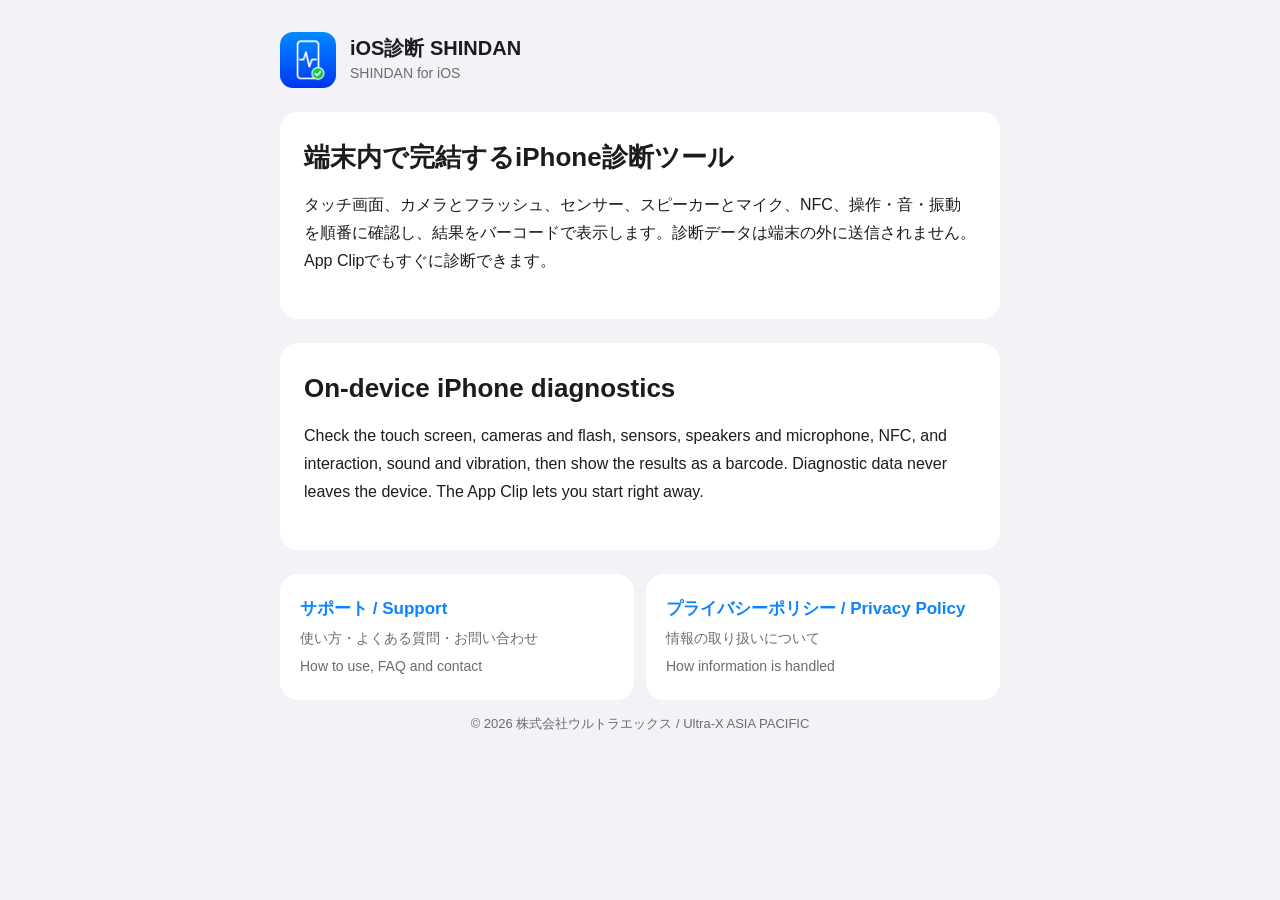
<file: index.html>
<!doctype html>
<html lang="ja">
<head>
  <meta charset="utf-8">
  <meta name="viewport" content="width=device-width, initial-scale=1">
  <title>iOS診断 SHINDAN</title>
  <meta name="description" content="iOS診断 SHINDAN — 端末内で完結するiPhone診断ツール / On-device iPhone diagnostics.">
  <link rel="icon" href="icon.png">
  <link rel="apple-touch-icon" href="icon.png">
  <link rel="stylesheet" href="style.css">
</head>
<body>
  <div class="wrap">
    <header class="site">
      <img src="icon.png" alt="">
      <div>
        <div class="name">iOS診断 SHINDAN</div>
        <div class="sub">SHINDAN for iOS</div>
      </div>
    </header>

    <section class="doc" lang="ja">
      <h1>端末内で完結するiPhone診断ツール</h1>
      <p>タッチ画面、カメラとフラッシュ、センサー、スピーカーとマイク、NFC、操作・音・振動を順番に確認し、結果をバーコードで表示します。診断データは端末の外に送信されません。App Clipでもすぐに診断できます。</p>
    </section>

    <section class="doc" lang="en">
      <h1>On-device iPhone diagnostics</h1>
      <p>Check the touch screen, cameras and flash, sensors, speakers and microphone, NFC, and interaction, sound and vibration, then show the results as a barcode. Diagnostic data never leaves the device. The App Clip lets you start right away.</p>
    </section>

    <div class="cards">
      <a href="support/">
        <strong>サポート / Support</strong>
        <span>使い方・よくある質問・お問い合わせ<br>How to use, FAQ and contact</span>
      </a>
      <a href="privacy/">
        <strong>プライバシーポリシー / Privacy Policy</strong>
        <span>情報の取り扱いについて<br>How information is handled</span>
      </a>
    </div>

    <footer class="site">
      <p>© 2026 株式会社ウルトラエックス / Ultra-X ASIA PACIFIC</p>
    </footer>
  </div>
</body>
</html>
</file>
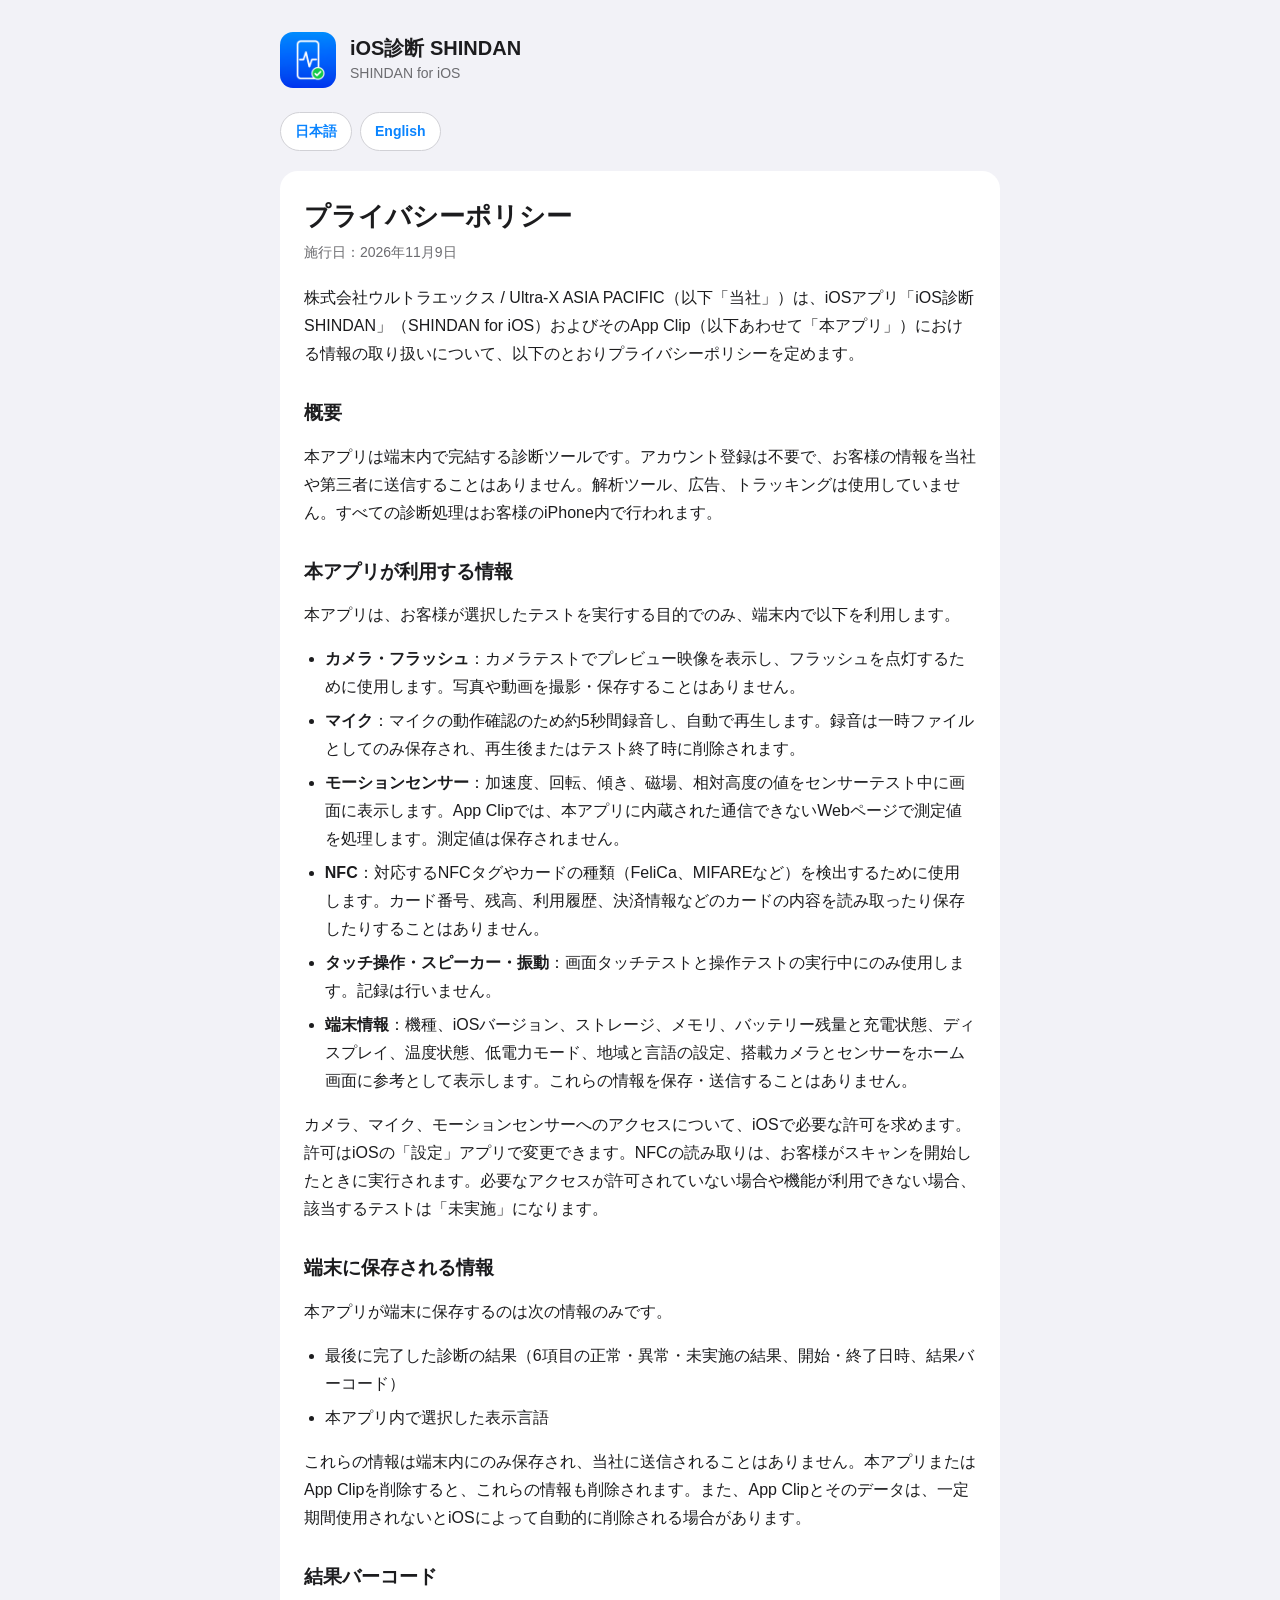
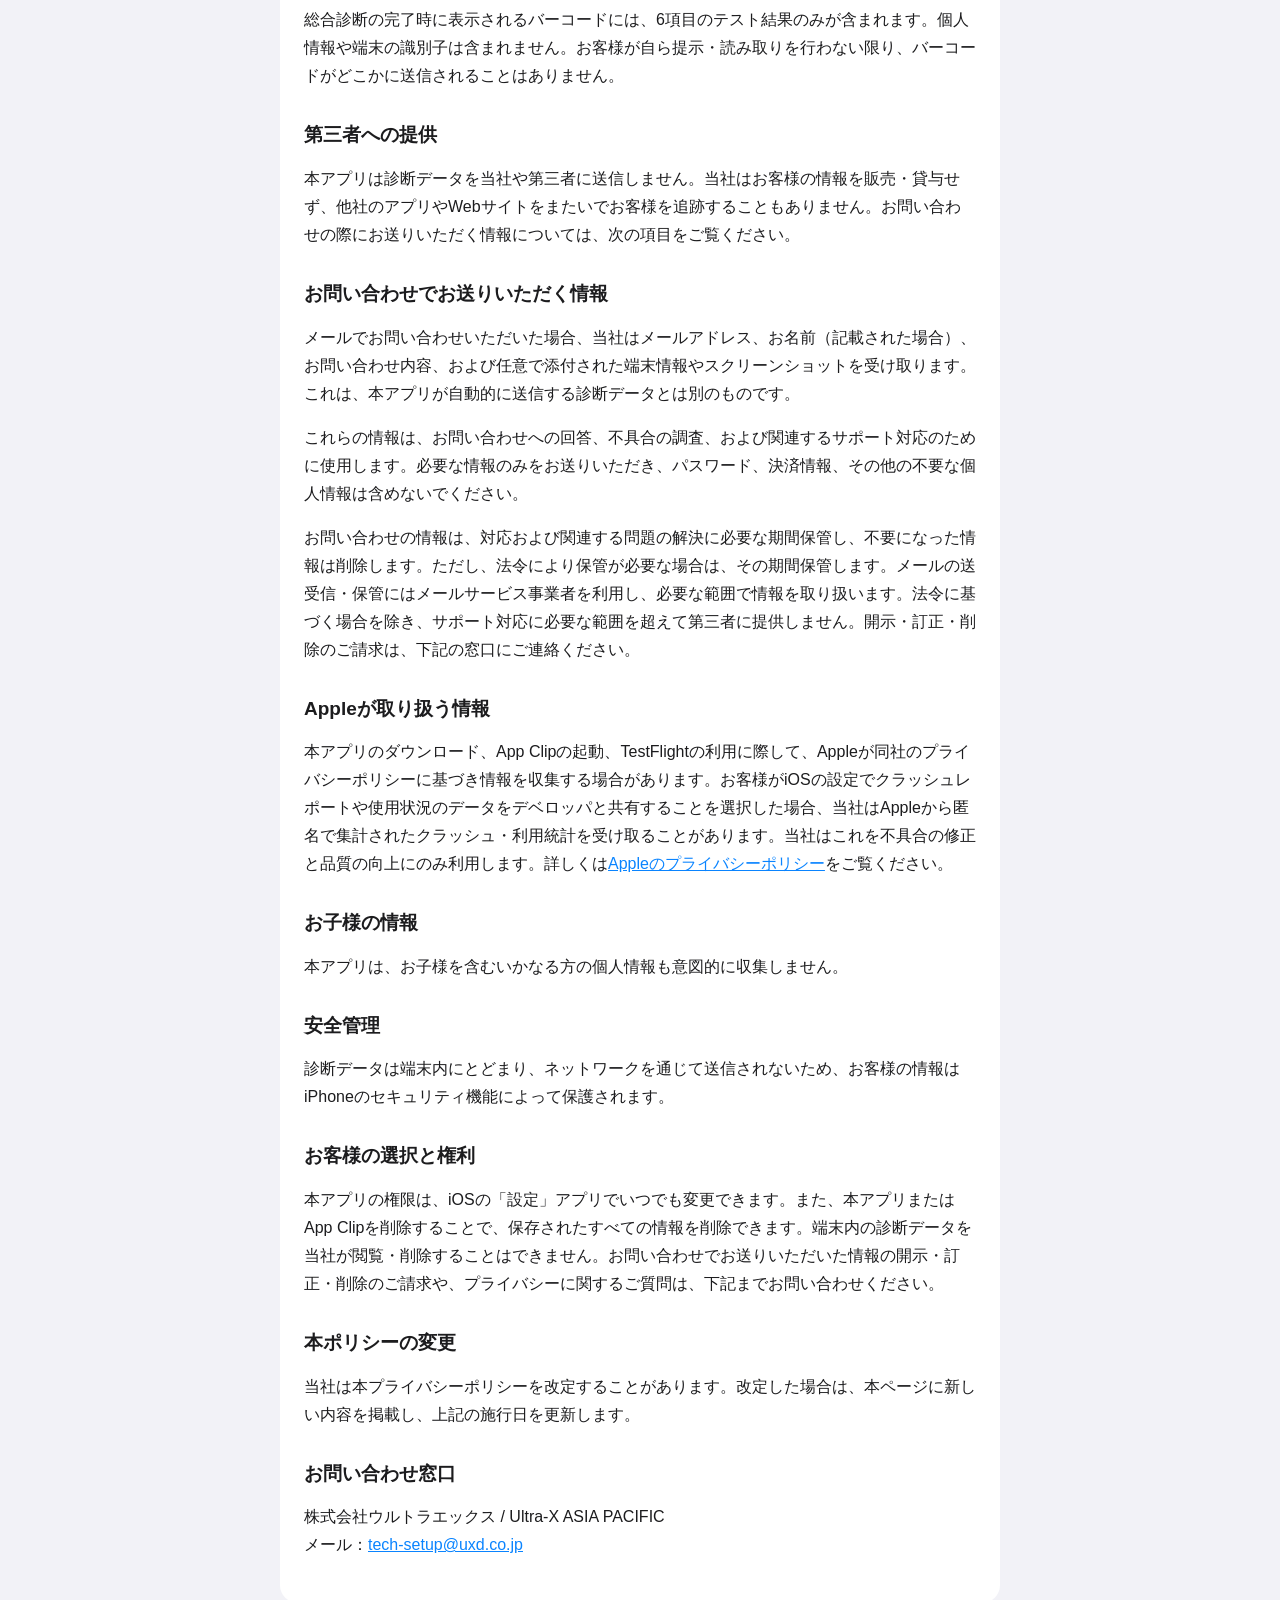
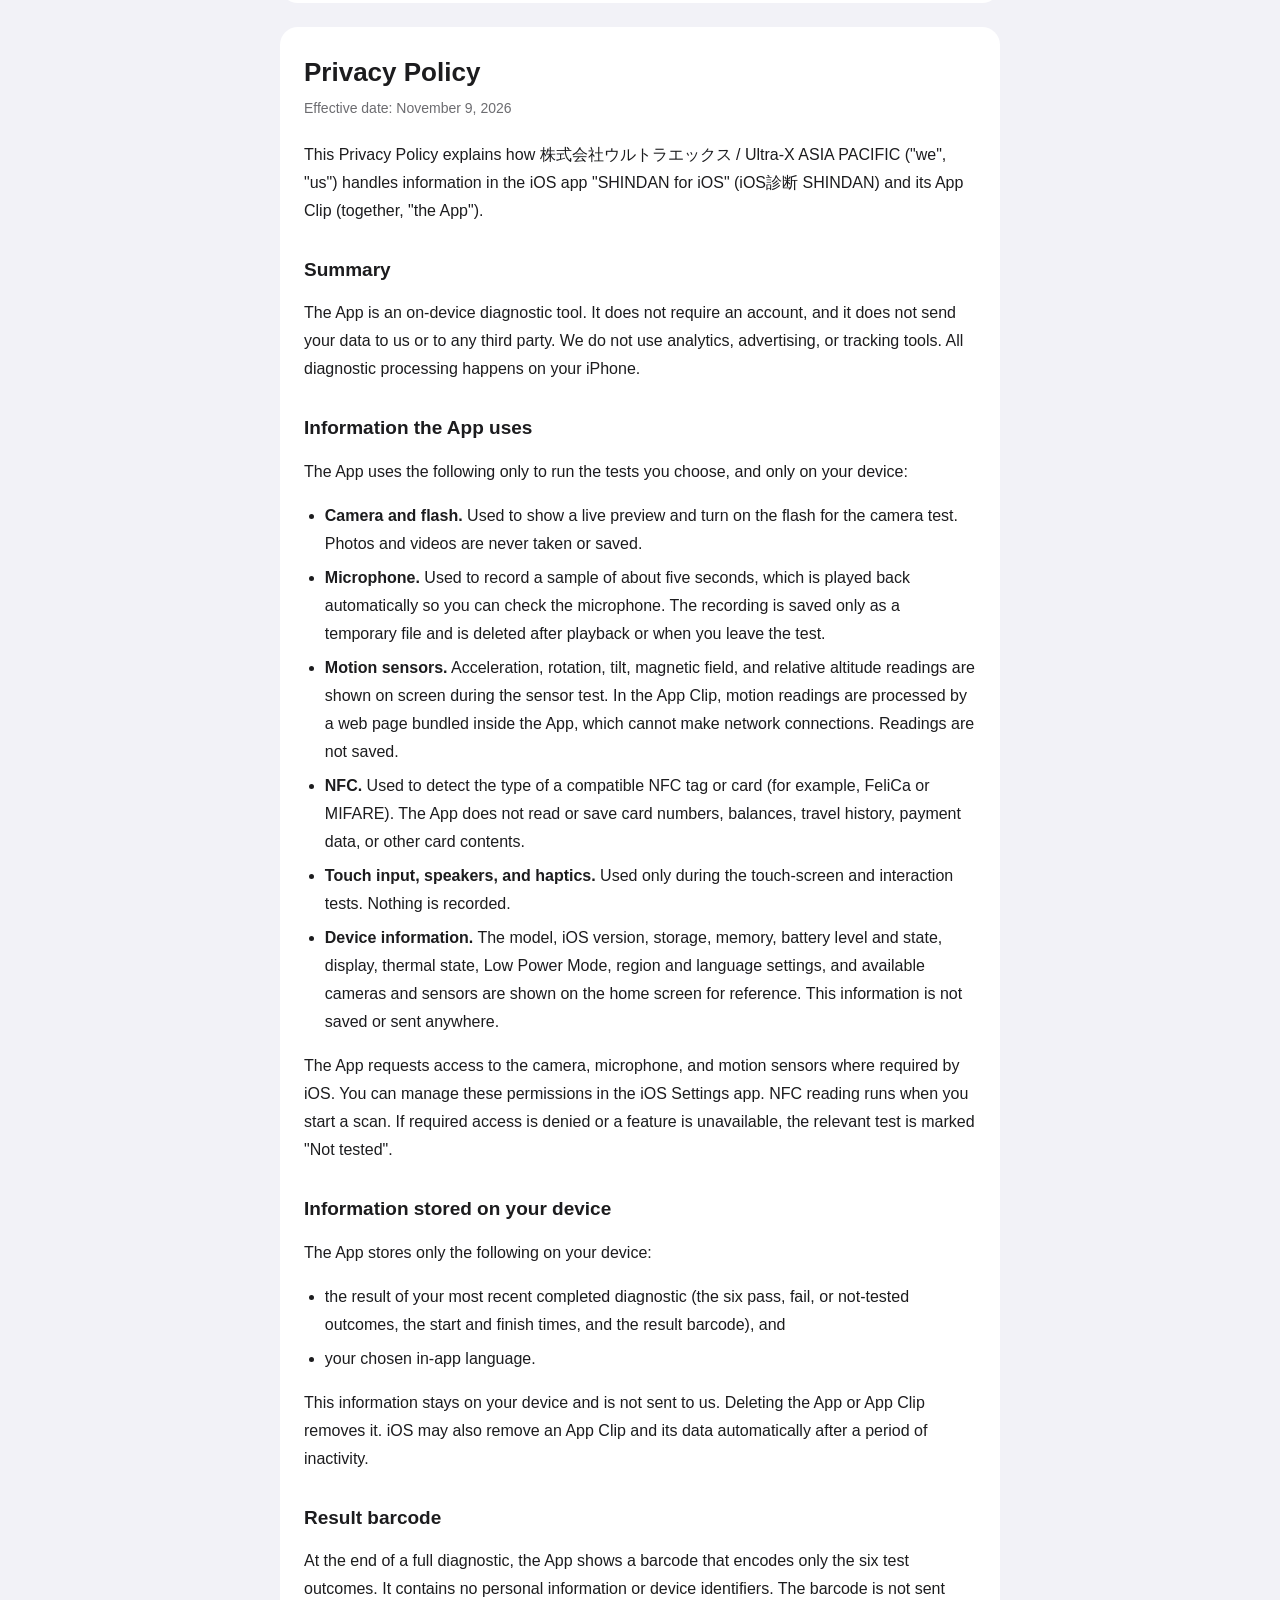
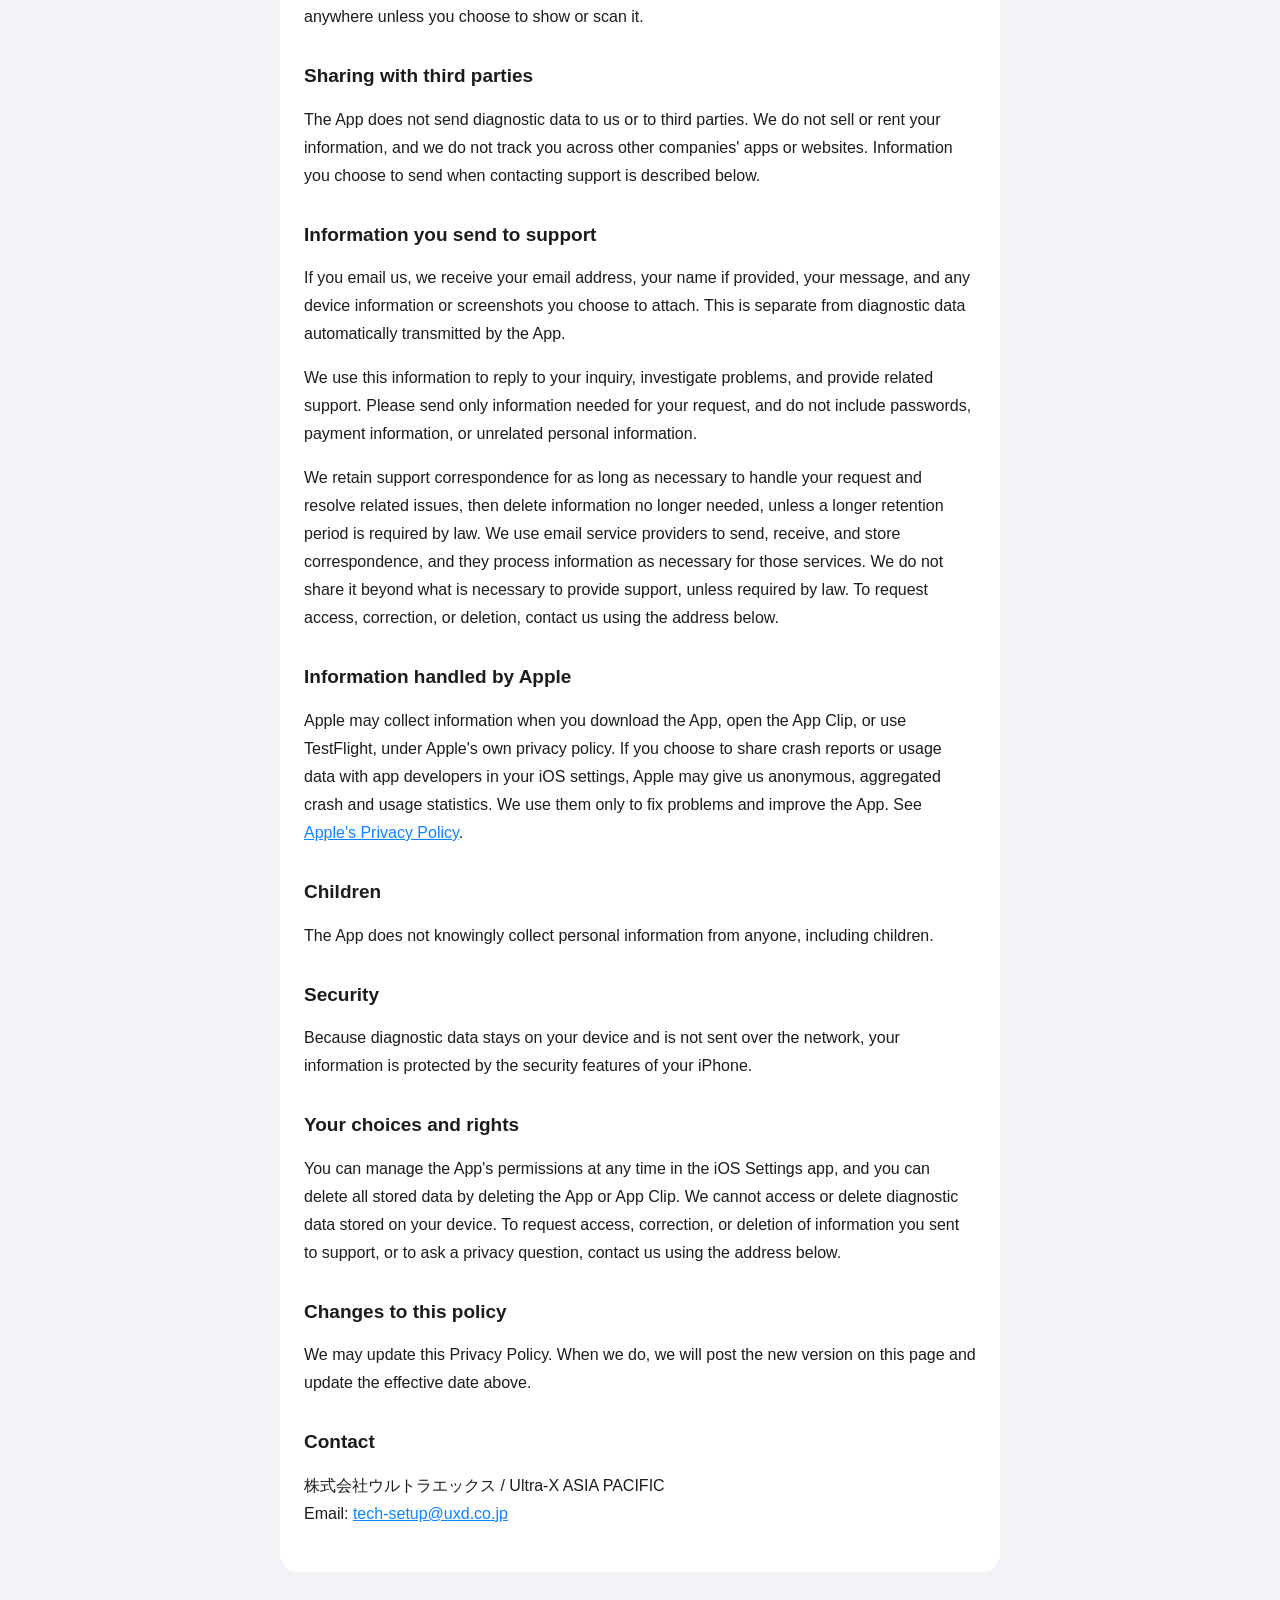
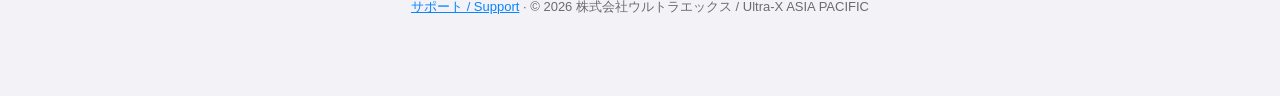
<file: privacy/index.html>
<!doctype html>
<html lang="ja">
<head>
  <meta charset="utf-8">
  <meta name="viewport" content="width=device-width, initial-scale=1">
  <title>プライバシーポリシー / Privacy Policy — iOS診断 SHINDAN</title>
  <link rel="icon" href="../icon.png">
  <link rel="stylesheet" href="../style.css">
</head>
<body>
  <div class="wrap">
    <header class="site">
      <img src="../icon.png" alt="">
      <div>
        <div class="name"><a href="../">iOS診断 SHINDAN</a></div>
        <div class="sub">SHINDAN for iOS</div>
      </div>
    </header>

    <nav class="lang">
      <a href="#ja">日本語</a>
      <a href="#en">English</a>
    </nav>

    <section class="doc" id="ja" lang="ja">
      <h1>プライバシーポリシー</h1>
      <p class="meta">施行日：2026年11月9日</p>

      <p>株式会社ウルトラエックス / Ultra-X ASIA PACIFIC（以下「当社」）は、iOSアプリ「iOS診断 SHINDAN」（SHINDAN for iOS）およびそのApp Clip（以下あわせて「本アプリ」）における情報の取り扱いについて、以下のとおりプライバシーポリシーを定めます。</p>

      <h2>概要</h2>
      <p>本アプリは端末内で完結する診断ツールです。アカウント登録は不要で、お客様の情報を当社や第三者に送信することはありません。解析ツール、広告、トラッキングは使用していません。すべての診断処理はお客様のiPhone内で行われます。</p>

      <h2>本アプリが利用する情報</h2>
      <p>本アプリは、お客様が選択したテストを実行する目的でのみ、端末内で以下を利用します。</p>
      <ul>
        <li><strong>カメラ・フラッシュ</strong>：カメラテストでプレビュー映像を表示し、フラッシュを点灯するために使用します。写真や動画を撮影・保存することはありません。</li>
        <li><strong>マイク</strong>：マイクの動作確認のため約5秒間録音し、自動で再生します。録音は一時ファイルとしてのみ保存され、再生後またはテスト終了時に削除されます。</li>
        <li><strong>モーションセンサー</strong>：加速度、回転、傾き、磁場、相対高度の値をセンサーテスト中に画面に表示します。App Clipでは、本アプリに内蔵された通信できないWebページで測定値を処理します。測定値は保存されません。</li>
        <li><strong>NFC</strong>：対応するNFCタグやカードの種類（FeliCa、MIFAREなど）を検出するために使用します。カード番号、残高、利用履歴、決済情報などのカードの内容を読み取ったり保存したりすることはありません。</li>
        <li><strong>タッチ操作・スピーカー・振動</strong>：画面タッチテストと操作テストの実行中にのみ使用します。記録は行いません。</li>
        <li><strong>端末情報</strong>：機種、iOSバージョン、ストレージ、メモリ、バッテリー残量と充電状態、ディスプレイ、温度状態、低電力モード、地域と言語の設定、搭載カメラとセンサーをホーム画面に参考として表示します。これらの情報を保存・送信することはありません。</li>
      </ul>
      <p>カメラ、マイク、モーションセンサーへのアクセスについて、iOSで必要な許可を求めます。許可はiOSの「設定」アプリで変更できます。NFCの読み取りは、お客様がスキャンを開始したときに実行されます。必要なアクセスが許可されていない場合や機能が利用できない場合、該当するテストは「未実施」になります。</p>

      <h2>端末に保存される情報</h2>
      <p>本アプリが端末に保存するのは次の情報のみです。</p>
      <ul>
        <li>最後に完了した診断の結果（6項目の正常・異常・未実施の結果、開始・終了日時、結果バーコード）</li>
        <li>本アプリ内で選択した表示言語</li>
      </ul>
      <p>これらの情報は端末内にのみ保存され、当社に送信されることはありません。本アプリまたはApp Clipを削除すると、これらの情報も削除されます。また、App Clipとそのデータは、一定期間使用されないとiOSによって自動的に削除される場合があります。</p>

      <h2>結果バーコード</h2>
      <p>総合診断の完了時に表示されるバーコードには、6項目のテスト結果のみが含まれます。個人情報や端末の識別子は含まれません。お客様が自ら提示・読み取りを行わない限り、バーコードがどこかに送信されることはありません。</p>

      <h2>第三者への提供</h2>
      <p>本アプリは診断データを当社や第三者に送信しません。当社はお客様の情報を販売・貸与せず、他社のアプリやWebサイトをまたいでお客様を追跡することもありません。お問い合わせの際にお送りいただく情報については、次の項目をご覧ください。</p>

      <h2 id="support-data-ja">お問い合わせでお送りいただく情報</h2>
      <p>メールでお問い合わせいただいた場合、当社はメールアドレス、お名前（記載された場合）、お問い合わせ内容、および任意で添付された端末情報やスクリーンショットを受け取ります。これは、本アプリが自動的に送信する診断データとは別のものです。</p>
      <p>これらの情報は、お問い合わせへの回答、不具合の調査、および関連するサポート対応のために使用します。必要な情報のみをお送りいただき、パスワード、決済情報、その他の不要な個人情報は含めないでください。</p>
      <p>お問い合わせの情報は、対応および関連する問題の解決に必要な期間保管し、不要になった情報は削除します。ただし、法令により保管が必要な場合は、その期間保管します。メールの送受信・保管にはメールサービス事業者を利用し、必要な範囲で情報を取り扱います。法令に基づく場合を除き、サポート対応に必要な範囲を超えて第三者に提供しません。開示・訂正・削除のご請求は、下記の窓口にご連絡ください。</p>

      <h2>Appleが取り扱う情報</h2>
      <p>本アプリのダウンロード、App Clipの起動、TestFlightの利用に際して、Appleが同社のプライバシーポリシーに基づき情報を収集する場合があります。お客様がiOSの設定でクラッシュレポートや使用状況のデータをデベロッパと共有することを選択した場合、当社はAppleから匿名で集計されたクラッシュ・利用統計を受け取ることがあります。当社はこれを不具合の修正と品質の向上にのみ利用します。詳しくは<a href="https://www.apple.com/jp/legal/privacy/">Appleのプライバシーポリシー</a>をご覧ください。</p>

      <h2>お子様の情報</h2>
      <p>本アプリは、お子様を含むいかなる方の個人情報も意図的に収集しません。</p>

      <h2>安全管理</h2>
      <p>診断データは端末内にとどまり、ネットワークを通じて送信されないため、お客様の情報はiPhoneのセキュリティ機能によって保護されます。</p>

      <h2>お客様の選択と権利</h2>
      <p>本アプリの権限は、iOSの「設定」アプリでいつでも変更できます。また、本アプリまたはApp Clipを削除することで、保存されたすべての情報を削除できます。端末内の診断データを当社が閲覧・削除することはできません。お問い合わせでお送りいただいた情報の開示・訂正・削除のご請求や、プライバシーに関するご質問は、下記までお問い合わせください。</p>

      <h2>本ポリシーの変更</h2>
      <p>当社は本プライバシーポリシーを改定することがあります。改定した場合は、本ページに新しい内容を掲載し、上記の施行日を更新します。</p>

      <h2>お問い合わせ窓口</h2>
      <p>株式会社ウルトラエックス / Ultra-X ASIA PACIFIC<br>
      メール：<a href="mailto:tech-setup@uxd.co.jp">tech-setup@uxd.co.jp</a></p>
    </section>

    <section class="doc" id="en" lang="en">
      <h1>Privacy Policy</h1>
      <p class="meta">Effective date: November 9, 2026</p>

      <p>This Privacy Policy explains how 株式会社ウルトラエックス / Ultra-X ASIA PACIFIC ("we", "us") handles information in the iOS app "SHINDAN for iOS" (iOS診断 SHINDAN) and its App Clip (together, "the App").</p>

      <h2>Summary</h2>
      <p>The App is an on-device diagnostic tool. It does not require an account, and it does not send your data to us or to any third party. We do not use analytics, advertising, or tracking tools. All diagnostic processing happens on your iPhone.</p>

      <h2>Information the App uses</h2>
      <p>The App uses the following only to run the tests you choose, and only on your device:</p>
      <ul>
        <li><strong>Camera and flash.</strong> Used to show a live preview and turn on the flash for the camera test. Photos and videos are never taken or saved.</li>
        <li><strong>Microphone.</strong> Used to record a sample of about five seconds, which is played back automatically so you can check the microphone. The recording is saved only as a temporary file and is deleted after playback or when you leave the test.</li>
        <li><strong>Motion sensors.</strong> Acceleration, rotation, tilt, magnetic field, and relative altitude readings are shown on screen during the sensor test. In the App Clip, motion readings are processed by a web page bundled inside the App, which cannot make network connections. Readings are not saved.</li>
        <li><strong>NFC.</strong> Used to detect the type of a compatible NFC tag or card (for example, FeliCa or MIFARE). The App does not read or save card numbers, balances, travel history, payment data, or other card contents.</li>
        <li><strong>Touch input, speakers, and haptics.</strong> Used only during the touch-screen and interaction tests. Nothing is recorded.</li>
        <li><strong>Device information.</strong> The model, iOS version, storage, memory, battery level and state, display, thermal state, Low Power Mode, region and language settings, and available cameras and sensors are shown on the home screen for reference. This information is not saved or sent anywhere.</li>
      </ul>
      <p>The App requests access to the camera, microphone, and motion sensors where required by iOS. You can manage these permissions in the iOS Settings app. NFC reading runs when you start a scan. If required access is denied or a feature is unavailable, the relevant test is marked "Not tested".</p>

      <h2>Information stored on your device</h2>
      <p>The App stores only the following on your device:</p>
      <ul>
        <li>the result of your most recent completed diagnostic (the six pass, fail, or not-tested outcomes, the start and finish times, and the result barcode), and</li>
        <li>your chosen in-app language.</li>
      </ul>
      <p>This information stays on your device and is not sent to us. Deleting the App or App Clip removes it. iOS may also remove an App Clip and its data automatically after a period of inactivity.</p>

      <h2>Result barcode</h2>
      <p>At the end of a full diagnostic, the App shows a barcode that encodes only the six test outcomes. It contains no personal information or device identifiers. The barcode is not sent anywhere unless you choose to show or scan it.</p>

      <h2>Sharing with third parties</h2>
      <p>The App does not send diagnostic data to us or to third parties. We do not sell or rent your information, and we do not track you across other companies' apps or websites. Information you choose to send when contacting support is described below.</p>

      <h2 id="support-data-en">Information you send to support</h2>
      <p>If you email us, we receive your email address, your name if provided, your message, and any device information or screenshots you choose to attach. This is separate from diagnostic data automatically transmitted by the App.</p>
      <p>We use this information to reply to your inquiry, investigate problems, and provide related support. Please send only information needed for your request, and do not include passwords, payment information, or unrelated personal information.</p>
      <p>We retain support correspondence for as long as necessary to handle your request and resolve related issues, then delete information no longer needed, unless a longer retention period is required by law. We use email service providers to send, receive, and store correspondence, and they process information as necessary for those services. We do not share it beyond what is necessary to provide support, unless required by law. To request access, correction, or deletion, contact us using the address below.</p>

      <h2>Information handled by Apple</h2>
      <p>Apple may collect information when you download the App, open the App Clip, or use TestFlight, under Apple's own privacy policy. If you choose to share crash reports or usage data with app developers in your iOS settings, Apple may give us anonymous, aggregated crash and usage statistics. We use them only to fix problems and improve the App. See <a href="https://www.apple.com/legal/privacy/">Apple's Privacy Policy</a>.</p>

      <h2>Children</h2>
      <p>The App does not knowingly collect personal information from anyone, including children.</p>

      <h2>Security</h2>
      <p>Because diagnostic data stays on your device and is not sent over the network, your information is protected by the security features of your iPhone.</p>

      <h2>Your choices and rights</h2>
      <p>You can manage the App's permissions at any time in the iOS Settings app, and you can delete all stored data by deleting the App or App Clip. We cannot access or delete diagnostic data stored on your device. To request access, correction, or deletion of information you sent to support, or to ask a privacy question, contact us using the address below.</p>

      <h2>Changes to this policy</h2>
      <p>We may update this Privacy Policy. When we do, we will post the new version on this page and update the effective date above.</p>

      <h2>Contact</h2>
      <p>株式会社ウルトラエックス / Ultra-X ASIA PACIFIC<br>
      Email: <a href="mailto:tech-setup@uxd.co.jp">tech-setup@uxd.co.jp</a></p>
    </section>

    <footer class="site">
      <p><a href="../support/">サポート / Support</a> · © 2026 株式会社ウルトラエックス / Ultra-X ASIA PACIFIC</p>
    </footer>
  </div>
</body>
</html>
</file>
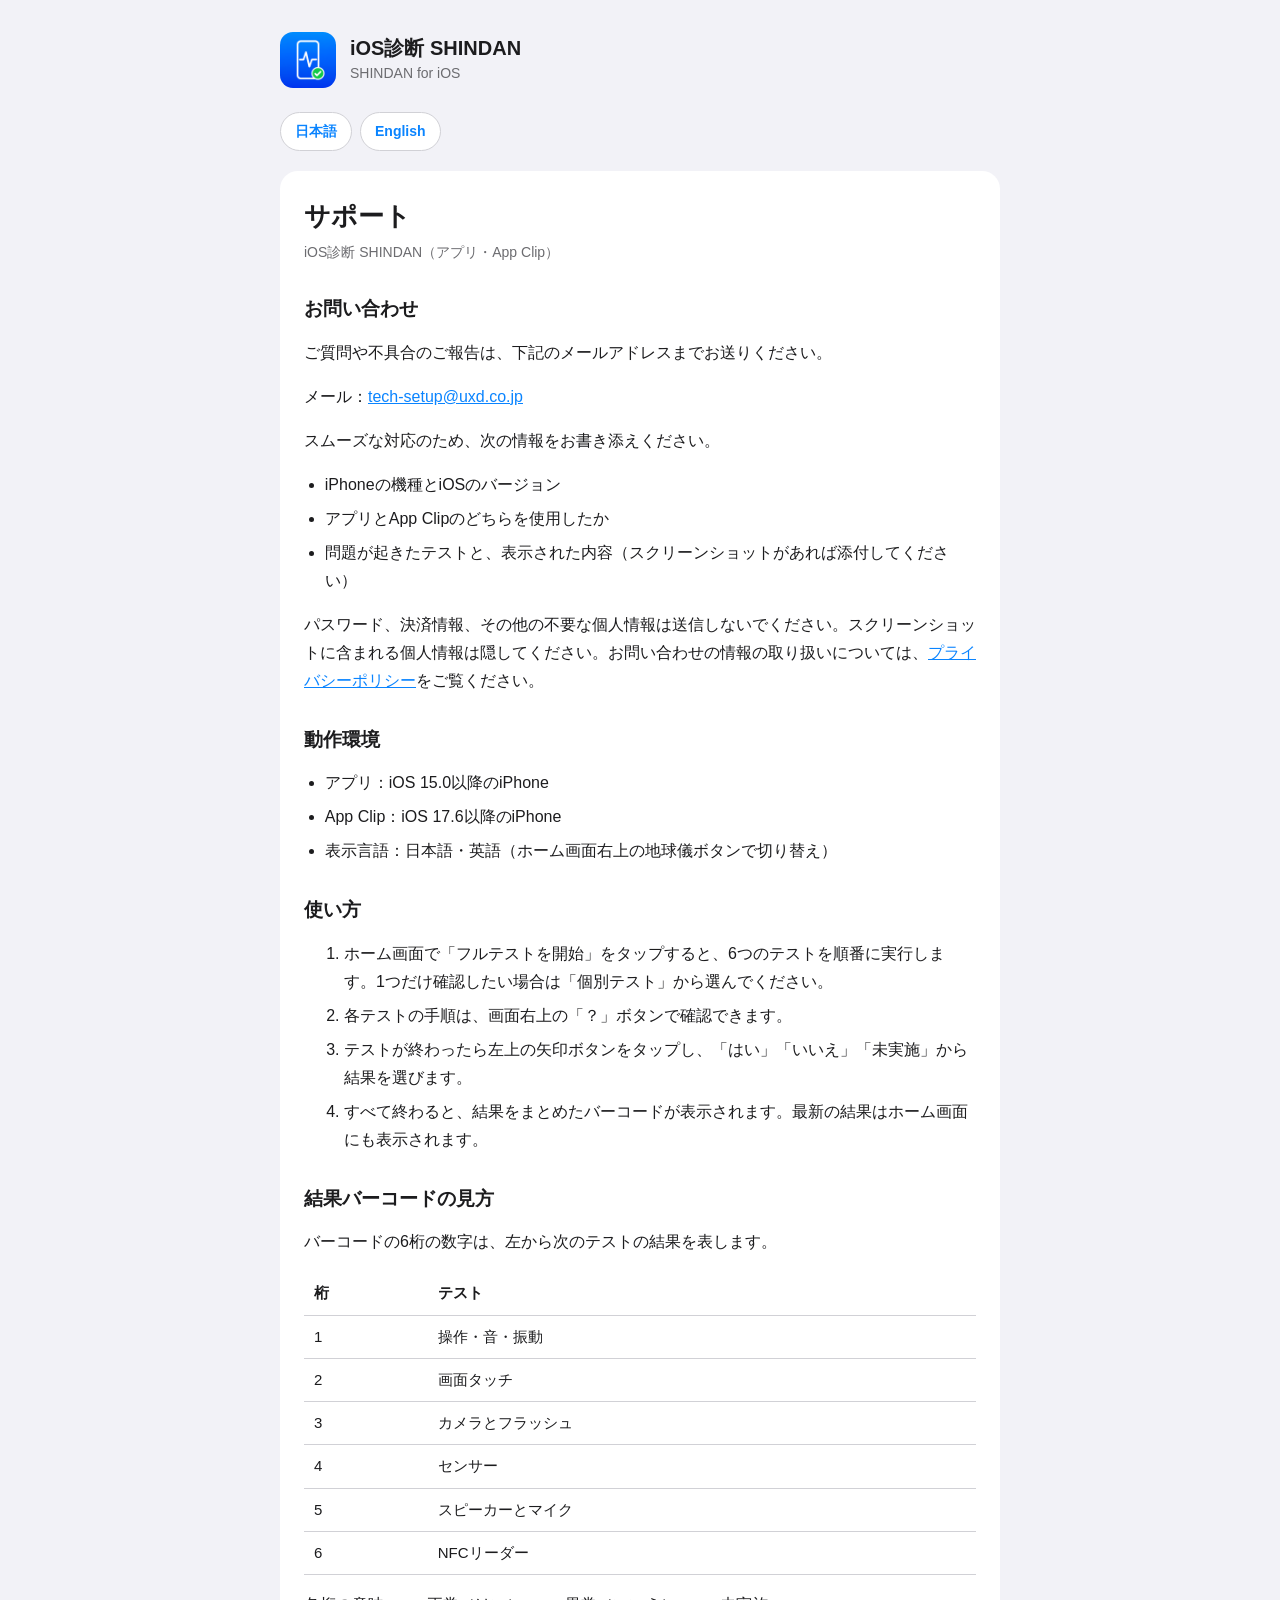
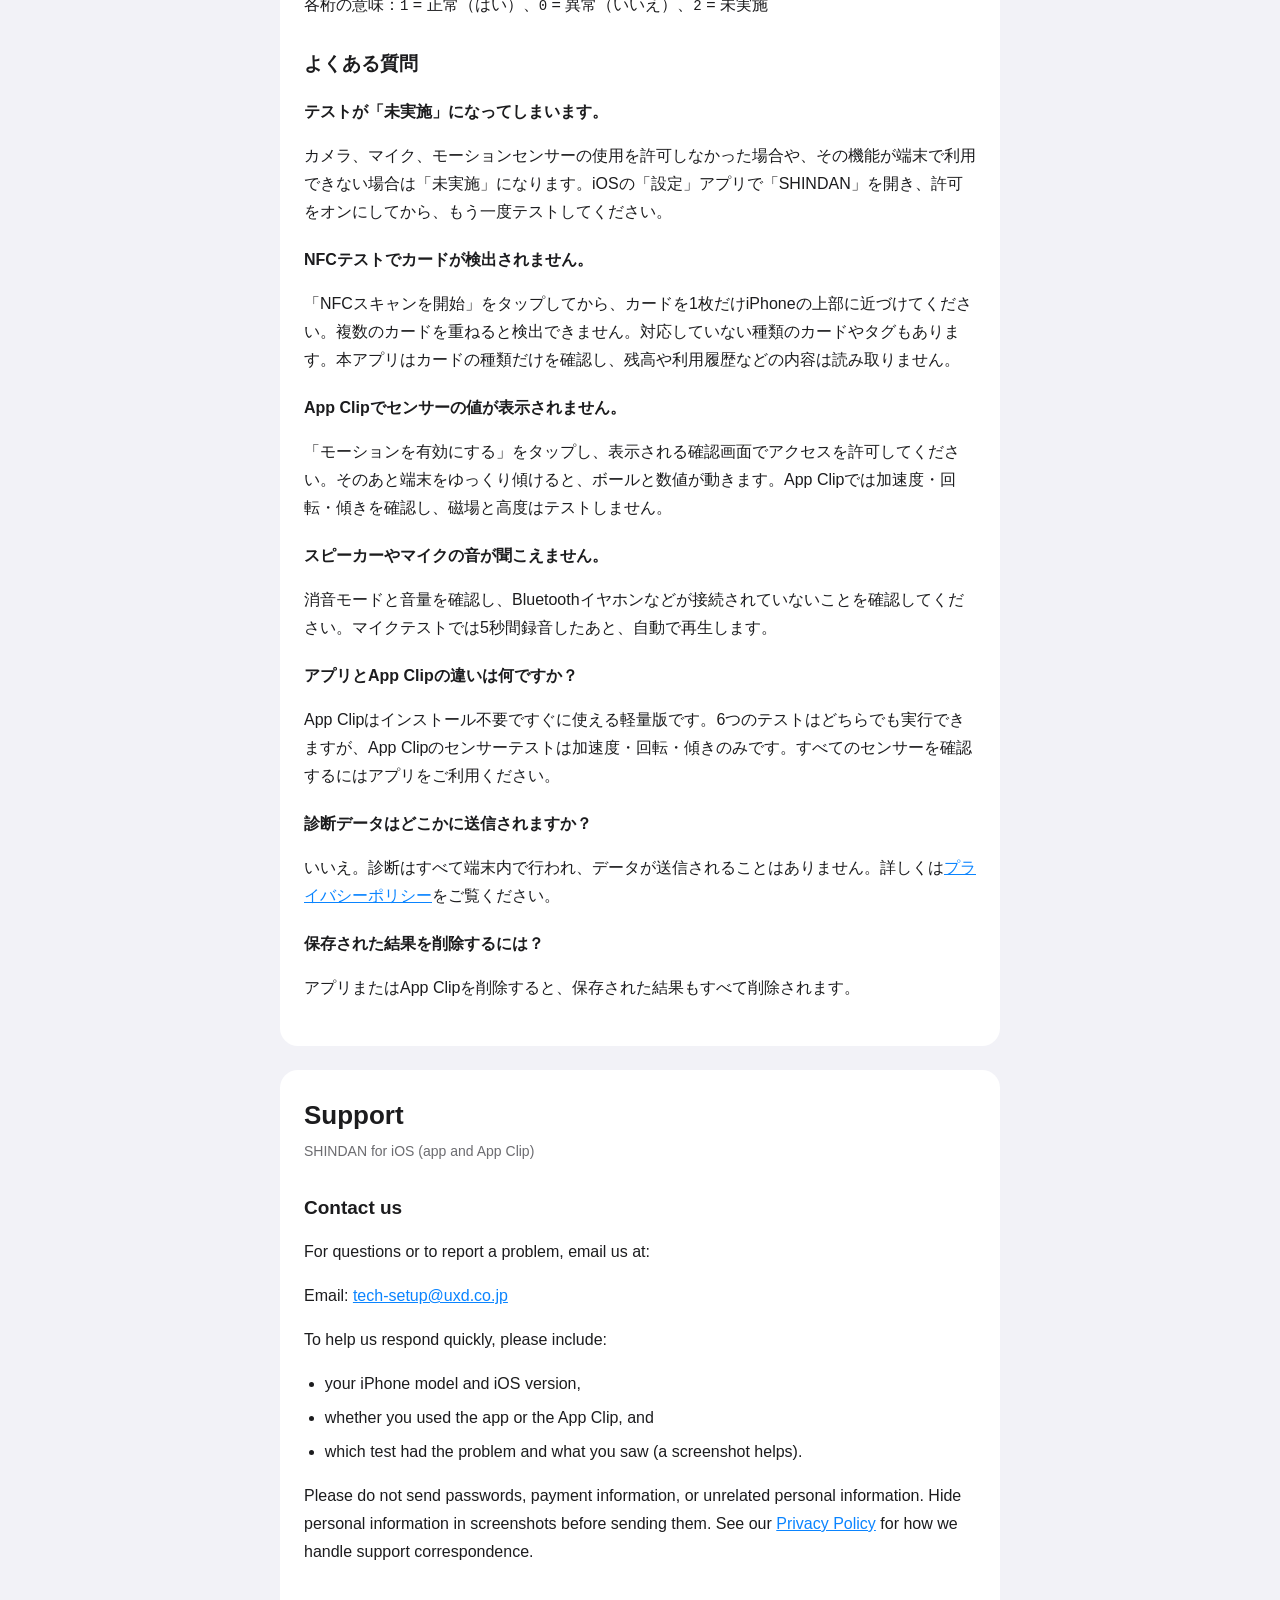
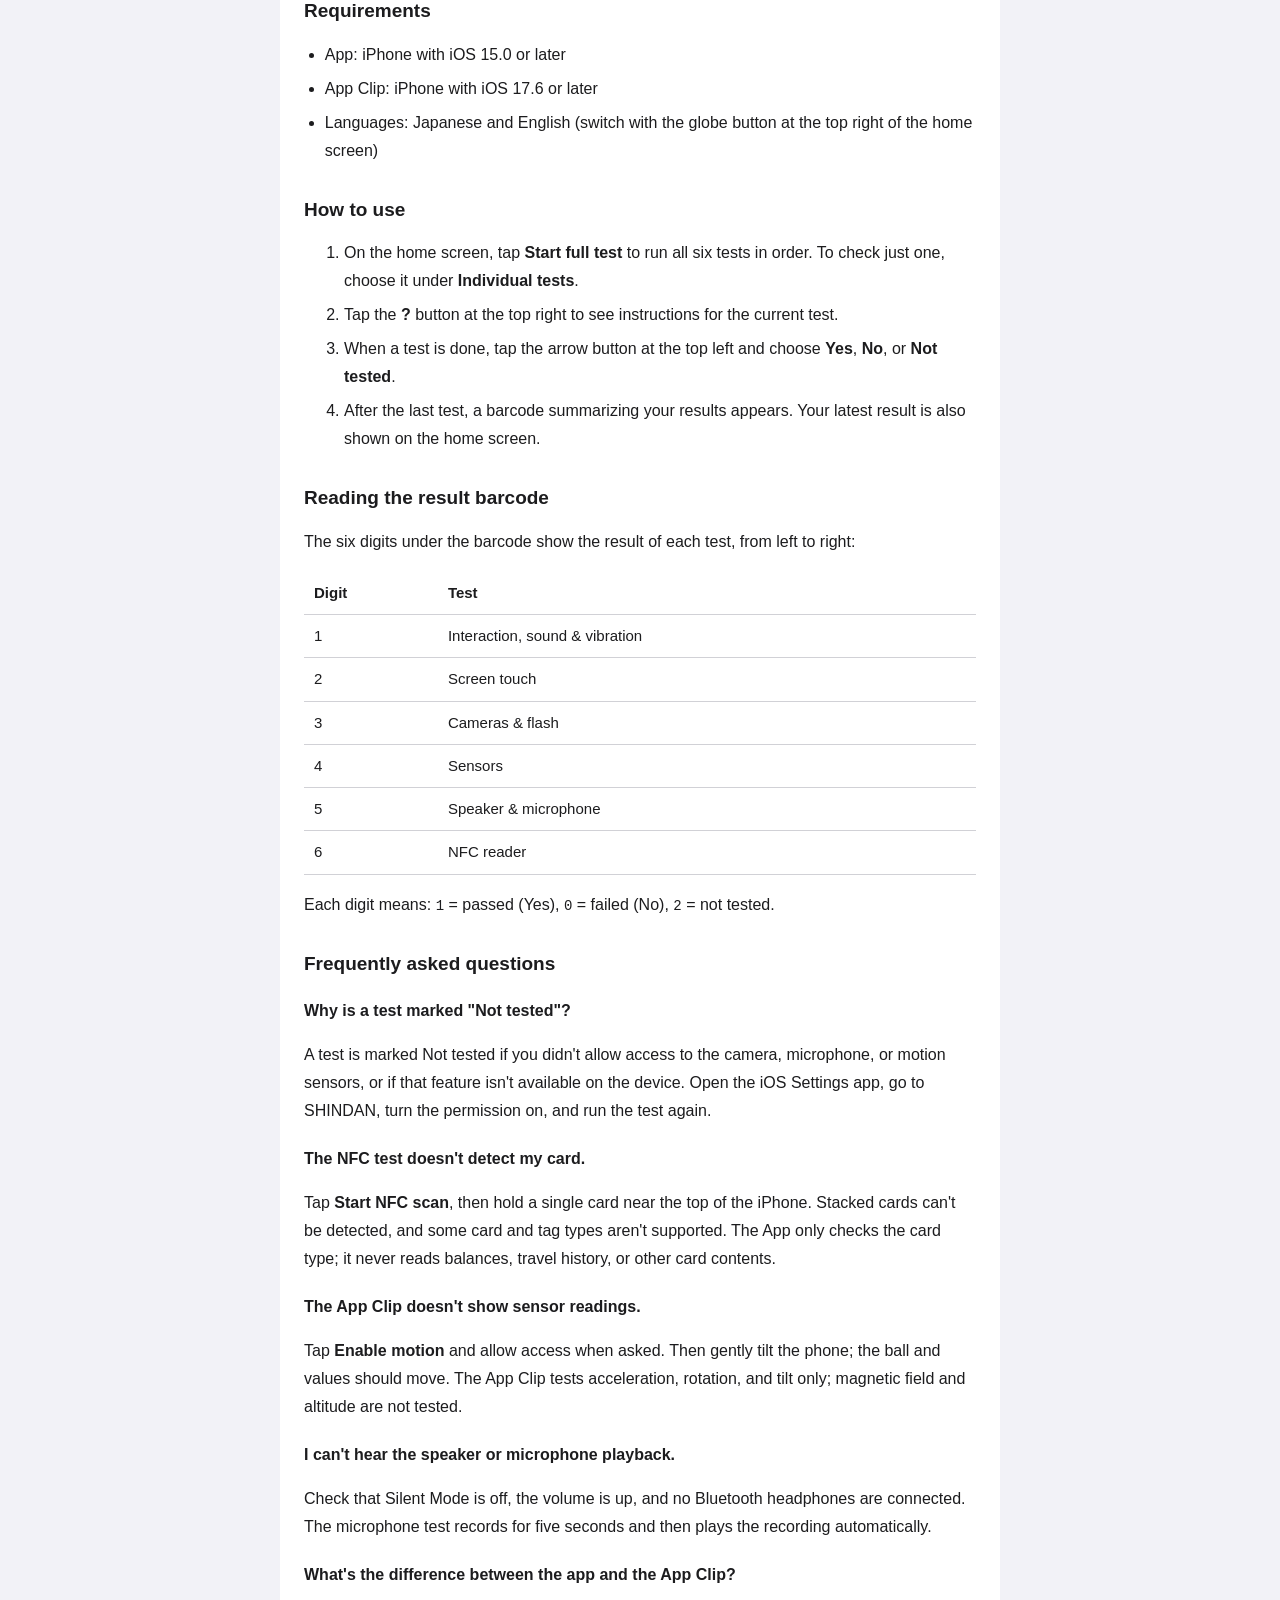
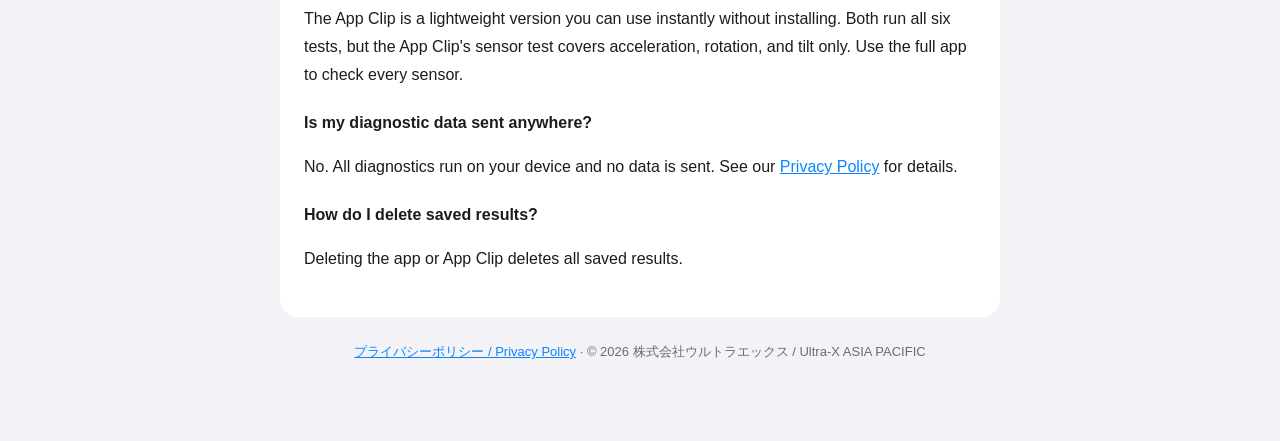
<file: support/index.html>
<!doctype html>
<html lang="ja">
<head>
  <meta charset="utf-8">
  <meta name="viewport" content="width=device-width, initial-scale=1">
  <title>サポート / Support — iOS診断 SHINDAN</title>
  <link rel="icon" href="../icon.png">
  <link rel="stylesheet" href="../style.css">
</head>
<body>
  <div class="wrap">
    <header class="site">
      <img src="../icon.png" alt="">
      <div>
        <div class="name"><a href="../">iOS診断 SHINDAN</a></div>
        <div class="sub">SHINDAN for iOS</div>
      </div>
    </header>

    <nav class="lang">
      <a href="#ja">日本語</a>
      <a href="#en">English</a>
    </nav>

    <section class="doc" id="ja" lang="ja">
      <h1>サポート</h1>
      <p class="meta">iOS診断 SHINDAN（アプリ・App Clip）</p>

      <h2>お問い合わせ</h2>
      <p>ご質問や不具合のご報告は、下記のメールアドレスまでお送りください。</p>
      <p>メール：<a href="mailto:tech-setup@uxd.co.jp">tech-setup@uxd.co.jp</a></p>
      <p>スムーズな対応のため、次の情報をお書き添えください。</p>
      <ul>
        <li>iPhoneの機種とiOSのバージョン</li>
        <li>アプリとApp Clipのどちらを使用したか</li>
        <li>問題が起きたテストと、表示された内容（スクリーンショットがあれば添付してください）</li>
      </ul>

      <p>パスワード、決済情報、その他の不要な個人情報は送信しないでください。スクリーンショットに含まれる個人情報は隠してください。お問い合わせの情報の取り扱いについては、<a href="../privacy/#support-data-ja">プライバシーポリシー</a>をご覧ください。</p>

      <h2>動作環境</h2>
      <ul>
        <li>アプリ：iOS 15.0以降のiPhone</li>
        <li>App Clip：iOS 17.6以降のiPhone</li>
        <li>表示言語：日本語・英語（ホーム画面右上の地球儀ボタンで切り替え）</li>
      </ul>

      <h2>使い方</h2>
      <ol>
        <li>ホーム画面で「フルテストを開始」をタップすると、6つのテストを順番に実行します。1つだけ確認したい場合は「個別テスト」から選んでください。</li>
        <li>各テストの手順は、画面右上の「？」ボタンで確認できます。</li>
        <li>テストが終わったら左上の矢印ボタンをタップし、「はい」「いいえ」「未実施」から結果を選びます。</li>
        <li>すべて終わると、結果をまとめたバーコードが表示されます。最新の結果はホーム画面にも表示されます。</li>
      </ol>

      <h2>結果バーコードの見方</h2>
      <p>バーコードの6桁の数字は、左から次のテストの結果を表します。</p>
      <table>
        <tr><th>桁</th><th>テスト</th></tr>
        <tr><td>1</td><td>操作・音・振動</td></tr>
        <tr><td>2</td><td>画面タッチ</td></tr>
        <tr><td>3</td><td>カメラとフラッシュ</td></tr>
        <tr><td>4</td><td>センサー</td></tr>
        <tr><td>5</td><td>スピーカーとマイク</td></tr>
        <tr><td>6</td><td>NFCリーダー</td></tr>
      </table>
      <p>各桁の意味：<code>1</code> = 正常（はい）、<code>0</code> = 異常（いいえ）、<code>2</code> = 未実施</p>

      <h2>よくある質問</h2>

      <h3>テストが「未実施」になってしまいます。</h3>
      <p>カメラ、マイク、モーションセンサーの使用を許可しなかった場合や、その機能が端末で利用できない場合は「未実施」になります。iOSの「設定」アプリで「SHINDAN」を開き、許可をオンにしてから、もう一度テストしてください。</p>

      <h3>NFCテストでカードが検出されません。</h3>
      <p>「NFCスキャンを開始」をタップしてから、カードを1枚だけiPhoneの上部に近づけてください。複数のカードを重ねると検出できません。対応していない種類のカードやタグもあります。本アプリはカードの種類だけを確認し、残高や利用履歴などの内容は読み取りません。</p>

      <h3>App Clipでセンサーの値が表示されません。</h3>
      <p>「モーションを有効にする」をタップし、表示される確認画面でアクセスを許可してください。そのあと端末をゆっくり傾けると、ボールと数値が動きます。App Clipでは加速度・回転・傾きを確認し、磁場と高度はテストしません。</p>

      <h3>スピーカーやマイクの音が聞こえません。</h3>
      <p>消音モードと音量を確認し、Bluetoothイヤホンなどが接続されていないことを確認してください。マイクテストでは5秒間録音したあと、自動で再生します。</p>

      <h3>アプリとApp Clipの違いは何ですか？</h3>
      <p>App Clipはインストール不要ですぐに使える軽量版です。6つのテストはどちらでも実行できますが、App Clipのセンサーテストは加速度・回転・傾きのみです。すべてのセンサーを確認するにはアプリをご利用ください。</p>

      <h3>診断データはどこかに送信されますか？</h3>
      <p>いいえ。診断はすべて端末内で行われ、データが送信されることはありません。詳しくは<a href="../privacy/#ja">プライバシーポリシー</a>をご覧ください。</p>

      <h3>保存された結果を削除するには？</h3>
      <p>アプリまたはApp Clipを削除すると、保存された結果もすべて削除されます。</p>
    </section>

    <section class="doc" id="en" lang="en">
      <h1>Support</h1>
      <p class="meta">SHINDAN for iOS (app and App Clip)</p>

      <h2>Contact us</h2>
      <p>For questions or to report a problem, email us at:</p>
      <p>Email: <a href="mailto:tech-setup@uxd.co.jp">tech-setup@uxd.co.jp</a></p>
      <p>To help us respond quickly, please include:</p>
      <ul>
        <li>your iPhone model and iOS version,</li>
        <li>whether you used the app or the App Clip, and</li>
        <li>which test had the problem and what you saw (a screenshot helps).</li>
      </ul>

      <p>Please do not send passwords, payment information, or unrelated personal information. Hide personal information in screenshots before sending them. See our <a href="../privacy/#support-data-en">Privacy Policy</a> for how we handle support correspondence.</p>

      <h2>Requirements</h2>
      <ul>
        <li>App: iPhone with iOS 15.0 or later</li>
        <li>App Clip: iPhone with iOS 17.6 or later</li>
        <li>Languages: Japanese and English (switch with the globe button at the top right of the home screen)</li>
      </ul>

      <h2>How to use</h2>
      <ol>
        <li>On the home screen, tap <strong>Start full test</strong> to run all six tests in order. To check just one, choose it under <strong>Individual tests</strong>.</li>
        <li>Tap the <strong>?</strong> button at the top right to see instructions for the current test.</li>
        <li>When a test is done, tap the arrow button at the top left and choose <strong>Yes</strong>, <strong>No</strong>, or <strong>Not tested</strong>.</li>
        <li>After the last test, a barcode summarizing your results appears. Your latest result is also shown on the home screen.</li>
      </ol>

      <h2>Reading the result barcode</h2>
      <p>The six digits under the barcode show the result of each test, from left to right:</p>
      <table>
        <tr><th>Digit</th><th>Test</th></tr>
        <tr><td>1</td><td>Interaction, sound &amp; vibration</td></tr>
        <tr><td>2</td><td>Screen touch</td></tr>
        <tr><td>3</td><td>Cameras &amp; flash</td></tr>
        <tr><td>4</td><td>Sensors</td></tr>
        <tr><td>5</td><td>Speaker &amp; microphone</td></tr>
        <tr><td>6</td><td>NFC reader</td></tr>
      </table>
      <p>Each digit means: <code>1</code> = passed (Yes), <code>0</code> = failed (No), <code>2</code> = not tested.</p>

      <h2>Frequently asked questions</h2>

      <h3>Why is a test marked "Not tested"?</h3>
      <p>A test is marked Not tested if you didn't allow access to the camera, microphone, or motion sensors, or if that feature isn't available on the device. Open the iOS Settings app, go to SHINDAN, turn the permission on, and run the test again.</p>

      <h3>The NFC test doesn't detect my card.</h3>
      <p>Tap <strong>Start NFC scan</strong>, then hold a single card near the top of the iPhone. Stacked cards can't be detected, and some card and tag types aren't supported. The App only checks the card type; it never reads balances, travel history, or other card contents.</p>

      <h3>The App Clip doesn't show sensor readings.</h3>
      <p>Tap <strong>Enable motion</strong> and allow access when asked. Then gently tilt the phone; the ball and values should move. The App Clip tests acceleration, rotation, and tilt only; magnetic field and altitude are not tested.</p>

      <h3>I can't hear the speaker or microphone playback.</h3>
      <p>Check that Silent Mode is off, the volume is up, and no Bluetooth headphones are connected. The microphone test records for five seconds and then plays the recording automatically.</p>

      <h3>What's the difference between the app and the App Clip?</h3>
      <p>The App Clip is a lightweight version you can use instantly without installing. Both run all six tests, but the App Clip's sensor test covers acceleration, rotation, and tilt only. Use the full app to check every sensor.</p>

      <h3>Is my diagnostic data sent anywhere?</h3>
      <p>No. All diagnostics run on your device and no data is sent. See our <a href="../privacy/#en">Privacy Policy</a> for details.</p>

      <h3>How do I delete saved results?</h3>
      <p>Deleting the app or App Clip deletes all saved results.</p>
    </section>

    <footer class="site">
      <p><a href="../privacy/">プライバシーポリシー / Privacy Policy</a> · © 2026 株式会社ウルトラエックス / Ultra-X ASIA PACIFIC</p>
    </footer>
  </div>
</body>
</html>
</file>
<file: style.css>
:root {
  color-scheme: light dark;
  --text: #1c1c1e;
  --muted: #6c6c70;
  --bg: #f2f2f7;
  --card: #ffffff;
  --accent: #0a84ff;
  --line: #d1d1d6;
}

@media (prefers-color-scheme: dark) {
  :root {
    --text: #f2f2f7;
    --muted: #a1a1a6;
    --bg: #000000;
    --card: #1c1c1e;
    --line: #38383a;
  }
}

* { box-sizing: border-box; }

body {
  margin: 0;
  background: var(--bg);
  color: var(--text);
  font: 16px/1.75 -apple-system, BlinkMacSystemFont, "Hiragino Sans", "Hiragino Kaku Gothic ProN", "Noto Sans JP", "Segoe UI", sans-serif;
  -webkit-text-size-adjust: 100%;
}

a { color: var(--accent); }

.wrap {
  max-width: 760px;
  margin: 0 auto;
  padding: 32px 20px 64px;
}

header.site {
  display: flex;
  align-items: center;
  gap: 14px;
  margin-bottom: 24px;
}

header.site img {
  width: 56px;
  height: 56px;
  border-radius: 13px;
}

header.site .name {
  font-size: 20px;
  font-weight: 700;
  line-height: 1.3;
}

header.site .name a { color: inherit; text-decoration: none; }

header.site .sub {
  color: var(--muted);
  font-size: 14px;
}

nav.lang {
  display: flex;
  gap: 8px;
  margin-bottom: 20px;
}

nav.lang a {
  padding: 6px 14px;
  border-radius: 999px;
  background: var(--card);
  border: 1px solid var(--line);
  text-decoration: none;
  font-size: 14px;
  font-weight: 600;
}

section.doc {
  background: var(--card);
  border-radius: 18px;
  padding: 28px 24px;
  margin-bottom: 24px;
}

h1 { font-size: 26px; line-height: 1.35; margin: 0 0 6px; }
h2 { font-size: 19px; line-height: 1.4; margin: 32px 0 8px; }
h3 { font-size: 16px; margin: 20px 0 4px; }

.meta { color: var(--muted); font-size: 14px; margin: 0 0 20px; }

ul { padding-left: 1.3em; }
li { margin: 6px 0; }

table {
  border-collapse: collapse;
  width: 100%;
  margin: 8px 0;
  font-size: 15px;
}

th, td {
  text-align: left;
  padding: 8px 10px;
  border-bottom: 1px solid var(--line);
}

code {
  font: 14px ui-monospace, SFMono-Regular, Menlo, monospace;
}

.cards {
  display: grid;
  gap: 12px;
  grid-template-columns: repeat(auto-fit, minmax(220px, 1fr));
}

.cards a {
  display: block;
  background: var(--card);
  border-radius: 18px;
  padding: 20px;
  text-decoration: none;
  color: var(--text);
}

.cards strong { display: block; font-size: 17px; color: var(--accent); }
.cards span { color: var(--muted); font-size: 14px; }

footer.site {
  color: var(--muted);
  font-size: 13px;
  text-align: center;
}
</file>
